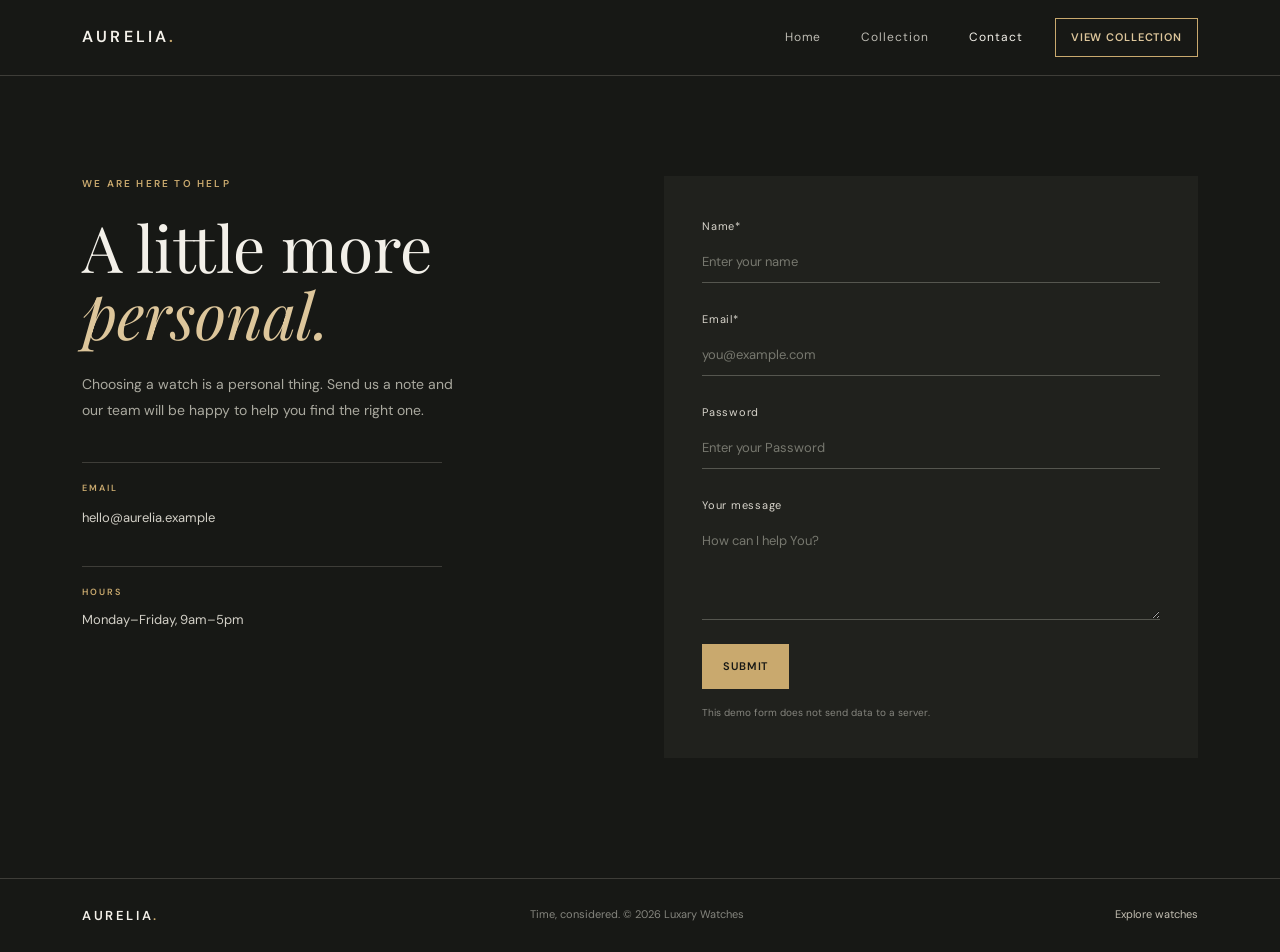
<file: contact.html>
<!doctype html>
<html lang="en">
<head>
  <meta charset="utf-8">
  <meta name="viewport" content="width=device-width, initial-scale=1">
  <meta name="description" content="Contact Aurelia for help choosing your next timepiece.">
  <title>Get in touch — Aurelia</title>
  <link href="https://cdn.jsdelivr.net/npm/bootstrap@5.3.3/dist/css/bootstrap.min.css" rel="stylesheet">
  <link rel="preconnect" href="https://fonts.googleapis.com">
  <link rel="preconnect" href="https://fonts.gstatic.com" crossorigin>
  <link href="https://fonts.googleapis.com/css2?family=DM+Sans:wght@400;500;600&family=Playfair+Display:wght@400;500;600&display=swap" rel="stylesheet">
  <link href="styles.css" rel="stylesheet">
</head>
<body>
  <nav class="navbar navbar-expand-lg navbar-dark site-nav">
    <div class="container">
      <a class="navbar-brand brand" href="index.html">AURELIA<span>.</span></a>
      <button class="navbar-toggler" type="button" data-bs-toggle="collapse" data-bs-target="#mainNav" aria-controls="mainNav" aria-expanded="false" aria-label="Toggle navigation">
        <span class="navbar-toggler-icon"></span>
      </button>
      <div class="collapse navbar-collapse" id="mainNav">
        <ul class="navbar-nav ms-auto align-items-lg-center gap-lg-4">
          <li class="nav-item"><a class="nav-link" href="index.html">Home</a></li>
          <li class="nav-item"><a class="nav-link" href="collection.html">Collection</a></li>
          <li class="nav-item"><a class="nav-link active" aria-current="page" href="contact.html">Contact</a></li>
          <li class="nav-item"><a class="btn btn-outline-gold btn-sm" href="collection.html">View collection</a></li>
        </ul>
      </div>
    </div>
  </nav>

  <main class="contact-section">
    <div class="container">
      <div class="row g-5">
        <div class="col-lg-5 contact-copy">
          <p class="eyebrow">We are here to help</p>
          <h1>A little more<br><em>personal.</em></h1>
          <p class="muted-copy">Choosing a watch is a personal thing. Send us a note and our team will be happy to help you find the right one.</p>
          <div class="contact-detail">
            <span class="eyebrow">Email</span>
            <a href="mailto:hello@aurelia.example">hello@aurelia.example</a>
          </div>
          <div class="contact-detail">
            <span class="eyebrow">Hours</span>
            <p>Monday–Friday, 9am–5pm</p>
          </div>
        </div>
        <div class="col-lg-6 offset-lg-1">
          <form class="inquiry-form" action="#" method="get">
            
            <div class="mb-4">
              <label for="name" class="form-label">Name*</label>
              <input type="text" class="form-control" id="name" name="name" placeholder="Enter your name" required>
            </div>

            <div class="mb-4">
              <label for="email" class="form-label">Email*</label>
              <input type="email" class="form-control" id="email" name="email" placeholder="you@example.com" required>
            </div>

            <div class="mb-4">
              <label for="password" class="form-label">Password</label>
              <input type="password" class="form-control" id="password" name="password" placeholder="Enter your Password" required>
            </div>

            <div class="mb-4">
              <label for="message" class="form-label">Your message</label>
              <textarea class="form-control" id="message" name="message" rows="4" placeholder="How can I help You?" required></textarea>
            </div>

            <button type="submit" class="btn btn-gold">Submit</button>
            <p class="form-note mt-3 mb-0">This demo form does not send data to a server.</p>
          </form>
        </div>
      </div>
    </div>
  </main>

  <footer class="site-footer">
    <div class="container d-flex flex-column flex-md-row justify-content-between gap-2">
      <a class="brand footer-brand" href="index.html">AURELIA<span>.</span></a>
      <p class="mb-0">Time, considered. © 2026 Luxary Watches</p>
      <a href="collection.html" class="footer-link">Explore watches</a>
    </div>
  </footer>
  <script src="https://cdn.jsdelivr.net/npm/bootstrap@5.3.3/dist/js/bootstrap.bundle.min.js"></script>
</body>
</html>
</file>
<file: styles.css>
:root {
  --ink: #171815;
  --ink-soft: #20211d;
  --paper: #f3f0e9;
  --paper-muted: #c3beb2;
  --gold: #c9a96e;
  --gold-light: #ddc69b;
  --line: rgba(235, 228, 213, .18);
  --serif: "Playfair Display", Georgia, serif;
  --sans: "DM Sans", Arial, sans-serif;
}

* { box-sizing: border-box; }

body {
  margin: 0;
  background: var(--ink);
  color: var(--paper);
  font-family: var(--sans);
  font-size: 15px;
  -webkit-font-smoothing: antialiased;
}

a { color: inherit; }

.site-nav {
  background: var(--ink);
  border-bottom: 1px solid var(--line);
  padding: 18px 0;
}

.brand {
  color: var(--paper) !important;
  font-size: 16px;
  font-weight: 600;
  letter-spacing: .2em;
}

.brand span { color: var(--gold); }
.navbar-nav .nav-link { color: #bcbab2; font-size: 12px; letter-spacing: .08em; }
.navbar-nav .nav-link:hover, .navbar-nav .nav-link.active { color: var(--paper); }
.navbar-toggler { border-color: var(--line); }
.navbar-toggler:focus { box-shadow: 0 0 0 .15rem rgba(201, 169, 110, .35); }

.btn {
  border-radius: 0;
  font-size: 11px;
  font-weight: 600;
  letter-spacing: .08em;
  padding: 13px 20px;
  text-transform: uppercase;
}

.btn-sm { padding: 10px 15px; }
.btn-gold { background: var(--gold); border: 1px solid var(--gold); color: var(--ink); }
.btn-gold:hover { background: var(--gold-light); border-color: var(--gold-light); color: var(--ink); }
.btn-outline-gold { border: 1px solid var(--gold); color: var(--gold-light); }
.btn-outline-gold:hover { background: var(--gold); color: var(--ink); }

.hero { position: relative; overflow: hidden; }
.min-vh-75 { min-height: 690px; }
.hero-copy { padding-top: 40px; padding-bottom: 75px; }
.eyebrow {
  color: var(--gold);
  font-size: 10px;
  font-weight: 600;
  letter-spacing: .22em;
  margin-bottom: 22px;
  text-transform: uppercase;
}

h1, h2 { font-family: var(--serif); font-weight: 400; }
.hero h1, .page-heading h1, .contact-copy h1 { font-size: clamp(48px, 6vw, 78px); line-height: 1.05; margin-bottom: 24px; }
h1 em, h2 em { color: var(--gold-light); font-weight: 400; }
.lead { color: #c2c0b9; font-size: 15px; line-height: 1.8; max-width: 410px; }
.hero-note { color: #8d8c85; font-size: 9px; letter-spacing: .12em; margin-top: 48px; text-transform: uppercase; }
.hero-art-wrap { position: relative; padding-top: 35px; padding-bottom: 60px; }
.hero-art {
  height: 520px;
  overflow: hidden;
  position: relative;
  background: #302f2a;
}
.hero-art::after { background: linear-gradient(0deg, rgba(16, 17, 15, .55), transparent 40%); content: ""; inset: 0; position: absolute; }
.hero-art img { height: 100%; object-fit: cover; object-position: center; width: 100%; }
.art-caption { bottom: 24px; color: white; font-size: 9px; left: 24px; letter-spacing: .16em; position: absolute; z-index: 1; }
.hero-index { bottom: 32px; color: #98958b; font-size: 10px; letter-spacing: .15em; position: absolute; right: 12px; }
.hero-rule { background: var(--line); height: 1px; }

.section-pad { padding: 120px 0; }
.intro-section h2, .feature-copy h2 { font-size: clamp(42px, 5vw, 64px); line-height: 1.1; }
.muted-copy { color: #aaa99f; font-size: 14px; line-height: 1.9; }
.text-link { border-bottom: 1px solid var(--gold); color: var(--paper); display: inline-block; font-size: 11px; letter-spacing: .08em; margin-top: 15px; padding-bottom: 8px; text-decoration: none; text-transform: uppercase; }
.text-link span { color: var(--gold); margin-left: 12px; }
.feature-image { height: 560px; overflow: hidden; }
.feature-image img { height: 100%; object-fit: cover; width: 100%; }
.feature-copy { background: var(--ink-soft); padding: 70px 10%; }
.feature-copy-inner { max-width: 430px; }
.feature-copy .muted-copy { max-width: 370px; }

.site-footer { border-top: 1px solid var(--line); color: #85857e; font-size: 11px; padding: 27px 0; }
.footer-brand { font-size: 13px; text-decoration: none; }
.footer-link { color: var(--paper-muted); text-decoration: none; }
.footer-link:hover { color: var(--gold-light); }

.page-heading { padding: 105px 0 65px; }
.page-heading h1 { font-size: clamp(48px, 6vw, 72px); }
.page-heading .muted-copy { margin-top: 26px; }
.collection-section { padding: 0 0 110px; }
.watch-image { background: #262722; height: 390px; overflow: hidden; position: relative; }
.watch-image img { height: 100%; object-fit: cover; transition: transform .6s ease; width: 100%; }
.watch-card:hover .watch-image img { transform: scale(1.035); }
.watch-number { color: rgba(255,255,255,.82); font-family: var(--serif); font-size: 15px; left: 18px; position: absolute; top: 17px; }
.watch-name { font-family: var(--serif); font-size: 23px; margin: 0 0 6px; }
.watch-detail, .watch-price { color: #9f9e96; font-size: 11px; letter-spacing: .04em; }
.watch-price { color: var(--gold-light); }
.collection-note { border-top: 1px solid var(--line); margin-top: 75px; padding-top: 36px; }

.contact-section { padding: 100px 0 120px; }
.contact-copy h1 { font-size: clamp(48px, 5vw, 66px); }
.contact-copy > .muted-copy { max-width: 390px; }
.contact-detail { border-top: 1px solid var(--line); margin-top: 38px; max-width: 360px; padding-top: 19px; }
.contact-detail .eyebrow { display: block; font-size: 9px; margin-bottom: 10px; }
.contact-detail a, .contact-detail p { color: #d3d0c7; font-size: 13px; margin: 0; text-decoration: none; }
.inquiry-form { background: var(--ink-soft); padding: 38px; }
.form-label { color: #d7d4cb; font-size: 11px; letter-spacing: .07em; }
.form-control, .form-select {
  background-color: transparent;
  border: 0;
  border-bottom: 1px solid #55564f;
  border-radius: 0;
  color: var(--paper);
  font-family: var(--sans);
  font-size: 13px;
  padding: 10px 0;
}
.form-control::placeholder { color: #77786f; }
.form-control:focus, .form-select:focus { background-color: transparent; border-color: var(--gold); box-shadow: none; color: var(--paper); }
.form-select option { background: var(--ink-soft); }
.form-note { color: #85857e; font-size: 10px; }

@media (max-width: 991.98px) {
  .min-vh-75 { min-height: 0; }
  .hero-copy { padding: 75px 12px 25px; }
  .hero-art-wrap { padding: 30px 12px 55px; }
  .hero-art { height: min(75vw, 500px); }
  .hero-index { bottom: 24px; right: 12px; }
  .section-pad { padding: 85px 0; }
  .feature-image { height: 440px; }
  .feature-copy { min-height: 430px; }
  .page-heading { padding-top: 75px; }
  .contact-section { padding: 75px 0 90px; }
}

@media (max-width: 575.98px) {
  .hero h1 { font-size: 48px; }
  .hero-note { margin-top: 35px; }
  .watch-image { height: 340px; }
  .inquiry-form { padding: 26px 20px; }
  .feature-image { height: 350px; }
  .feature-copy { min-height: 390px; padding: 55px 28px; }
}
</file>
